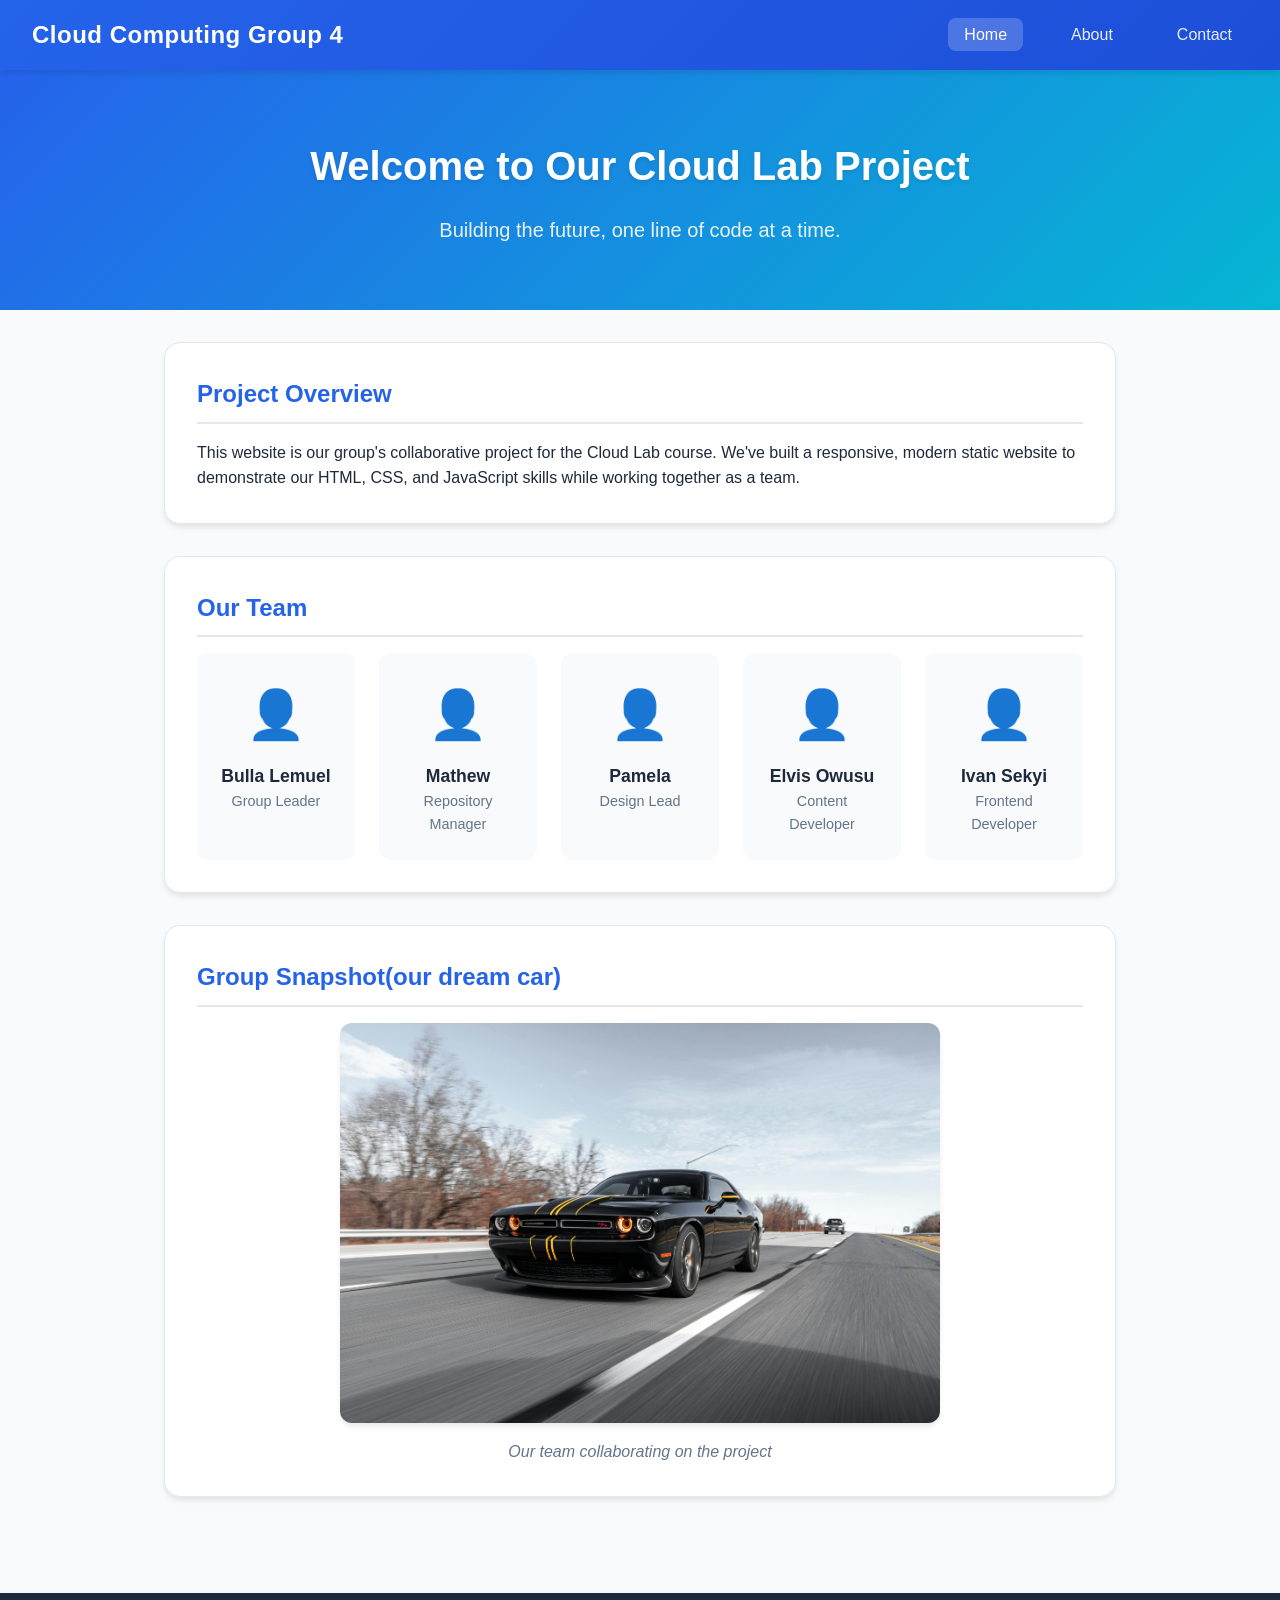
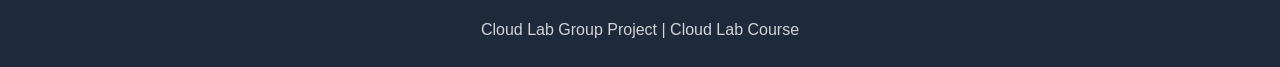
<file: index.html>
<!DOCTYPE html>
<html lang="en">
<head>
    <meta charset="UTF-8">
    <meta name="viewport" content="width=device-width, initial-scale=1.0">
    <title>Cloud Lab Group - Home</title>
    <link rel="stylesheet" href="style.css">
</head>
<body>
    <nav class="navbar">
        <div class="logo">Cloud Computing Group 4</div>
        <ul class="nav-links">
            <li><a href="index.html" class="active">Home</a></li>
            <li><a href="about.html">About</a></li>
            <li><a href="contact.html">Contact</a></li>
        </ul>
    </nav>

    <header class="hero">
        <h1>Welcome to Our Cloud Lab Project</h1>
        <p class="subtitle">Building the future, one line of code at a time.</p>
    </header>

    <main class="container">
        <section class="info-card">
            <h2> Project Overview</h2>
            <p>
                This website is our group's collaborative project for the Cloud Lab course. 
                We've built a responsive, modern static website to demonstrate our HTML, CSS, 
                and JavaScript skills while working together as a team.
            </p>
        </section>

        <section class="info-card">
            <h2> Our Team</h2>
            <div class="team-grid">
                <div class="member">
                    <div class="avatar">👤</div>
                    <h3>Bulla Lemuel</h3>
                    <p>Group Leader</p>
                </div>
                <div class="member">
                    <div class="avatar">👤</div>
                    <h3>Mathew</h3>
                    <p>Repository Manager</p>
                </div>
                <div class="member">
                    <div class="avatar">👤</div>
                    <h3>Pamela</h3>
                    <p>Design Lead</p>
                </div>
                <div class="member">
                    <div class="avatar">👤</div>
                    <h3>Elvis Owusu</h3>
                    <p>Content Developer</p>
                </div>
                <div class="member">
                    <div class="avatar">👤</div>
                    <h3>Ivan Sekyi</h3>
                    <p>Frontend Developer</p>
                </div>
            </div>
        </section>

        <section class="info-card">
            <h2> Group Snapshot(our dream car)</h2>
            <img src="car3.jpg" alt="Our Team" class="project-image" onerror="this.src='https://via.placeholder.com/600x400?text=Replace+with+your+team+photo'">
            <p class="caption">Our team collaborating on the project</p>
        </section>
    </main>

    <footer>
        <p> Cloud Lab Group Project | Cloud Lab Course</p>
    </footer>

    <script src="script.js"></script>
</body>
</html>
</file>
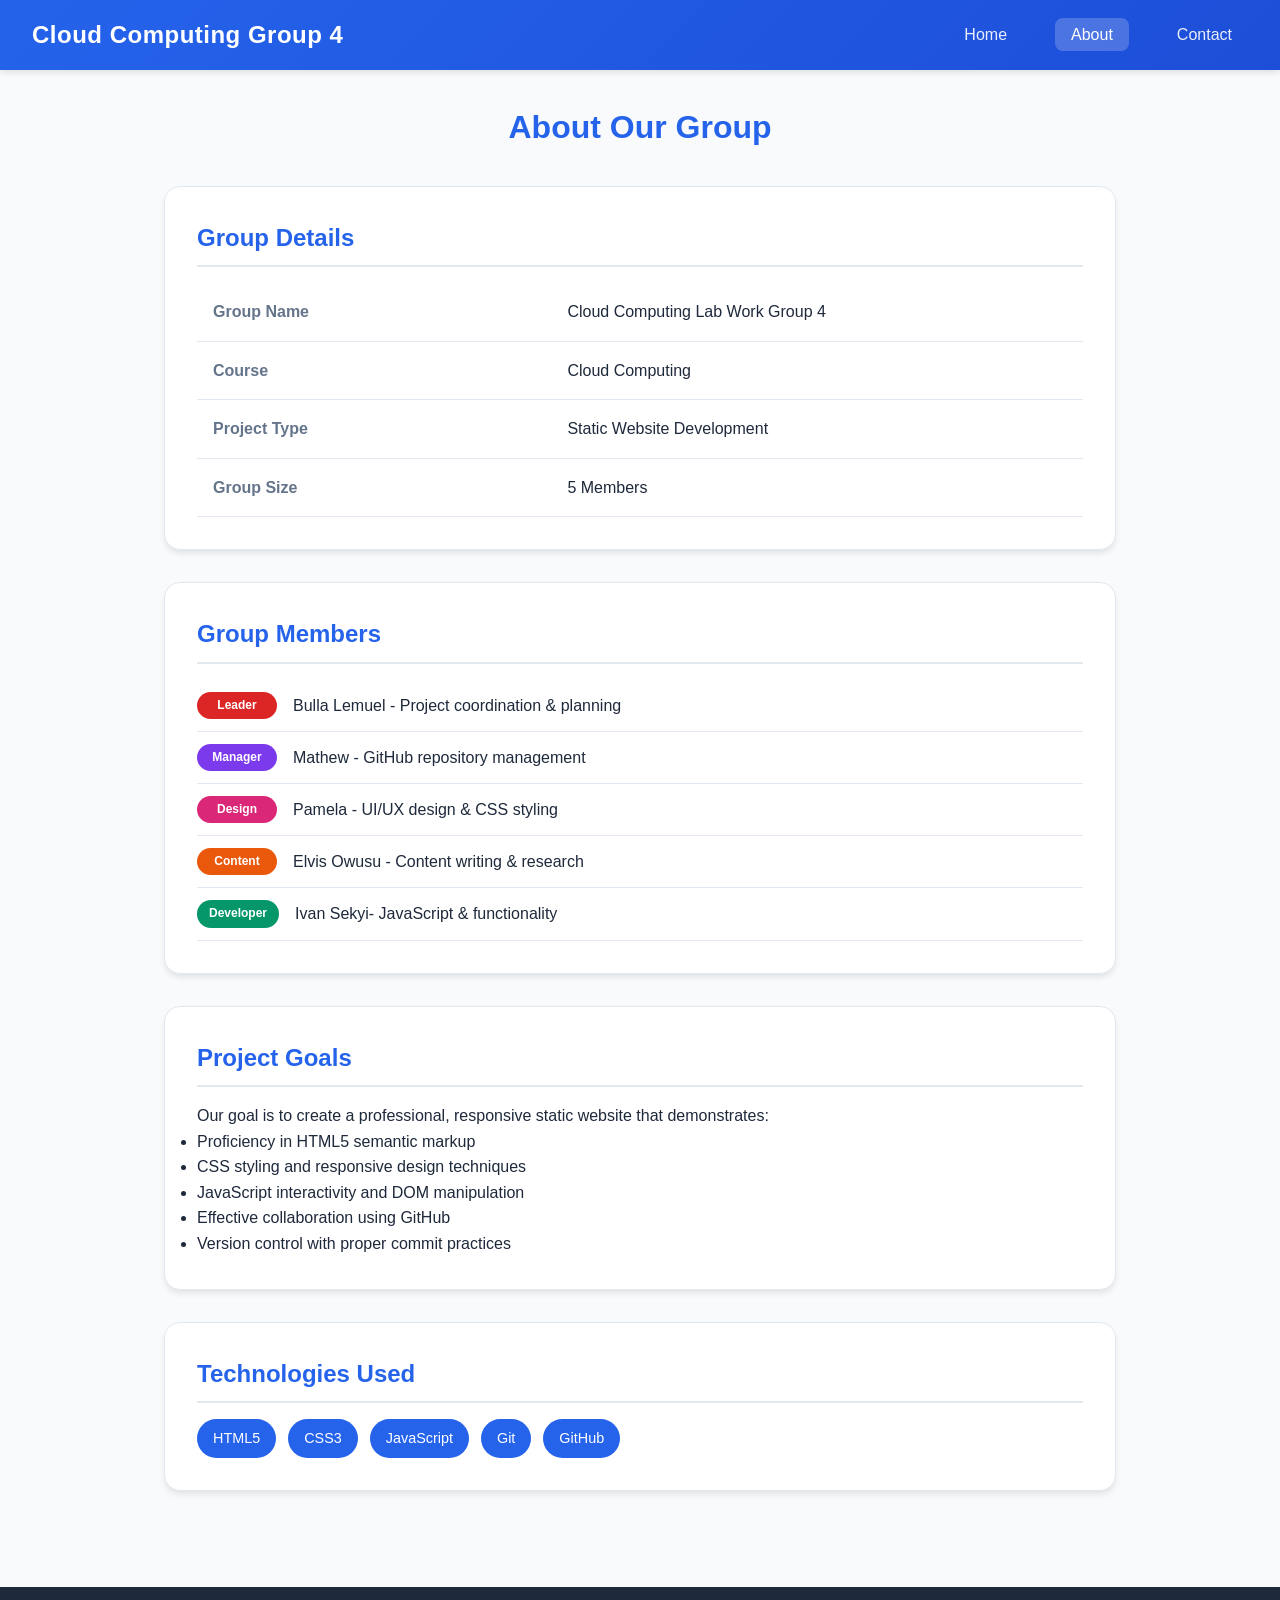
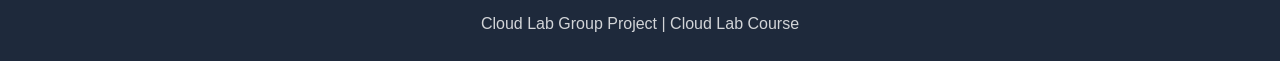
<file: about.html>
<!DOCTYPE html>
<html lang="en">
<head>
    <meta charset="UTF-8">
    <meta name="viewport" content="width=device-width, initial-scale=1.0">
    <title>About Us - Cloud Lab Group</title>
    <link rel="stylesheet" href="style.css">
</head>
<body>
    <nav class="navbar">
        <div class="logo">Cloud Computing Group 4</div>
        <ul class="nav-links">
            <li><a href="index.html">Home</a></li>
            <li><a href="about.html" class="active">About</a></li>
            <li><a href="contact.html">Contact</a></li>
        </ul>
    </nav>

    <main class="container">
        <h1 class="page-title">About Our Group</h1>

        <section class="info-card">
            <h2> Group Details</h2>
            <table class="details-table">
                <tr>
                    <td><strong>Group Name</strong></td>
                    <td>Cloud Computing Lab Work Group 4</td>
                </tr>
                <tr>
                    <td><strong>Course</strong></td>
                    <td>Cloud Computing</td>
                </tr>
                <tr>
                    <td><strong>Project Type</strong></td>
                    <td>Static Website Development</td>
                </tr>
                <tr>
                    <td><strong>Group Size</strong></td>
                    <td>5 Members</td>
                </tr>
            </table>
        </section>

        <section class="info-card">
            <h2> Group Members</h2>
            <ul class="member-list">
                <li><span class="role-badge leader">Leader</span> Bulla Lemuel - Project coordination & planning</li>
                <li><span class="role-badge manager">Manager</span> Mathew - GitHub repository management</li>
                <li><span class="role-badge design">Design</span> Pamela - UI/UX design & CSS styling</li>
                <li><span class="role-badge content">Content</span> Elvis Owusu - Content writing & research</li>
                <li><span class="role-badge dev">Developer</span> Ivan Sekyi- JavaScript & functionality</li>
            </ul>
        </section>

        <section class="info-card">
            <h2> Project Goals</h2>
            <p>
                Our goal is to create a professional, responsive static website that demonstrates:
            </p>
            <ul>
                <li>Proficiency in HTML5 semantic markup</li>
                <li>CSS styling and responsive design techniques</li>
                <li>JavaScript interactivity and DOM manipulation</li>
                <li>Effective collaboration using GitHub</li>
                <li>Version control with proper commit practices</li>
            </ul>
        </section>

        <section class="info-card">
            <h2> Technologies Used</h2>
            <div class="tech-stack">
                <span class="tech-tag">HTML5</span>
                <span class="tech-tag">CSS3</span>
                <span class="tech-tag">JavaScript</span>
                <span class="tech-tag">Git</span>
                <span class="tech-tag">GitHub</span>
            </div>
        </section>
    </main>

    <footer>
        <p> Cloud Lab Group Project | Cloud Lab Course</p>
    </footer>

    <script src="script.js"></script>
</body>
</html>
</file>
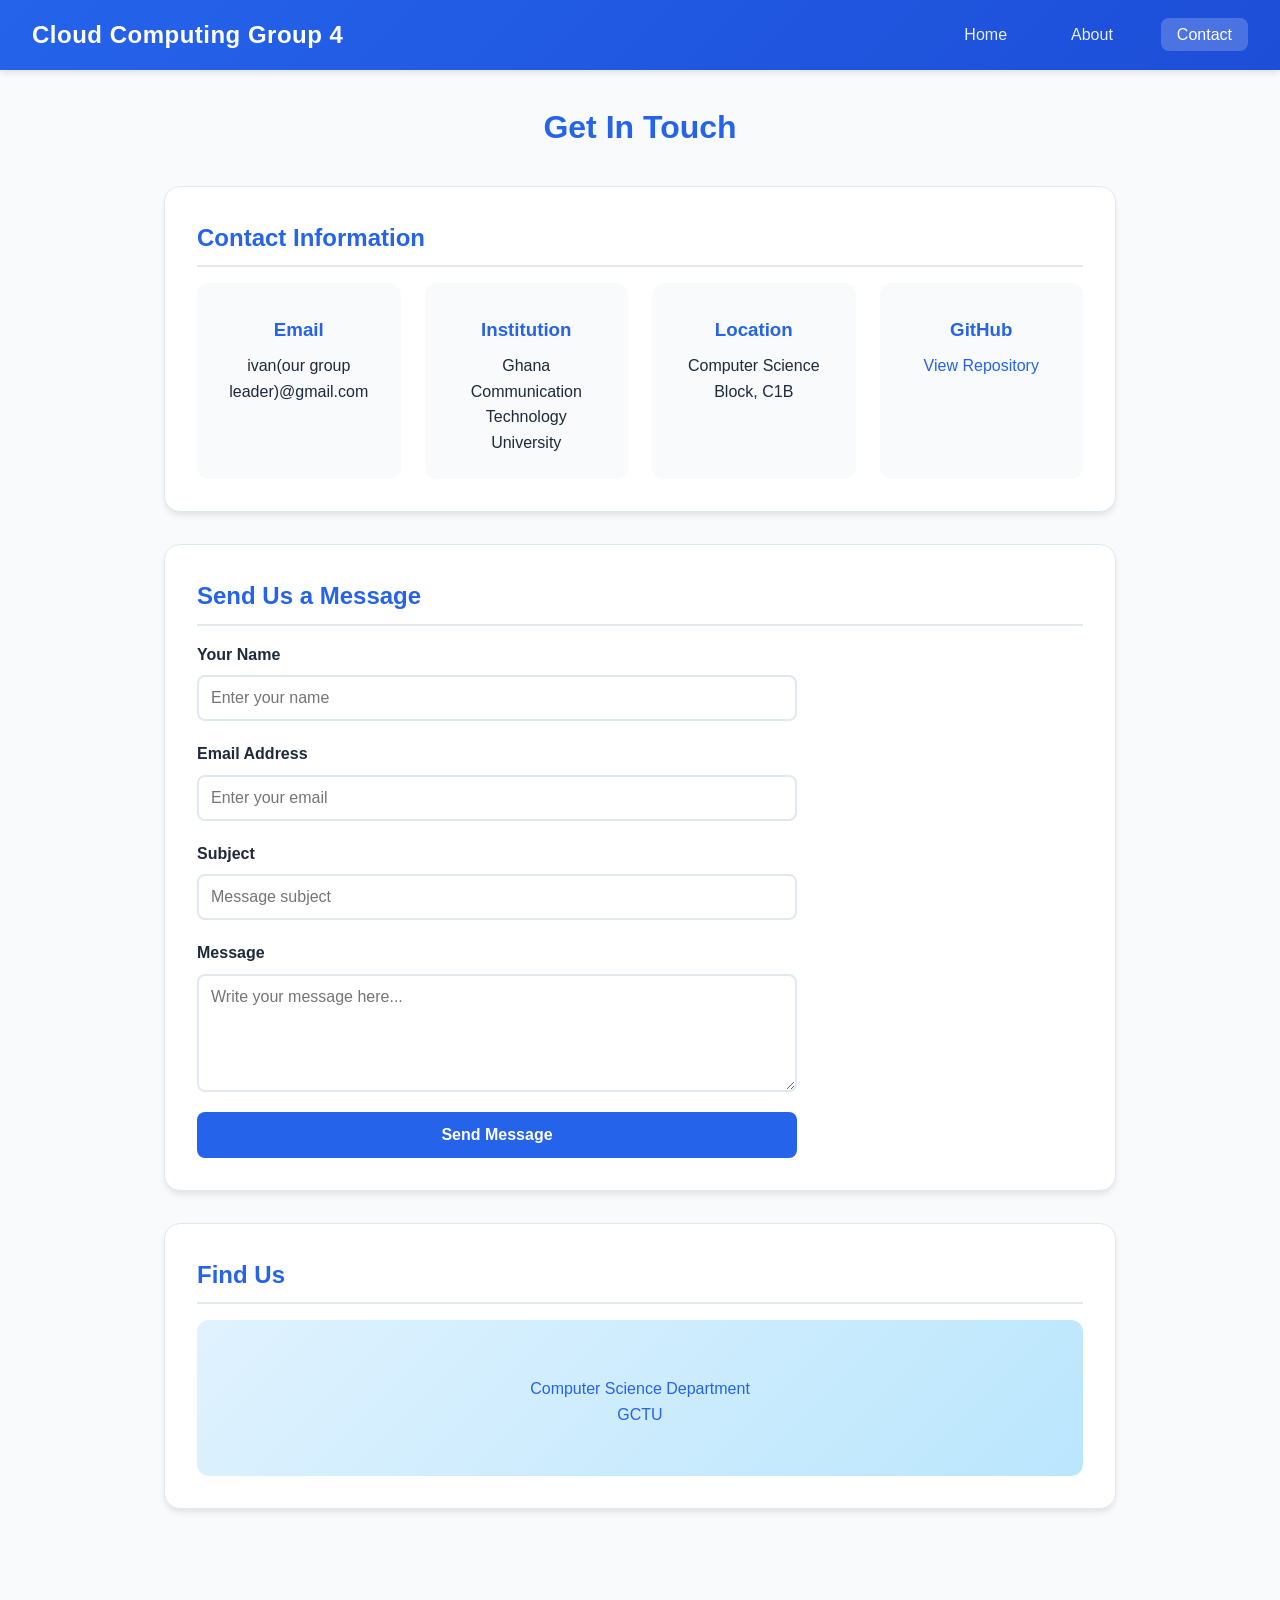
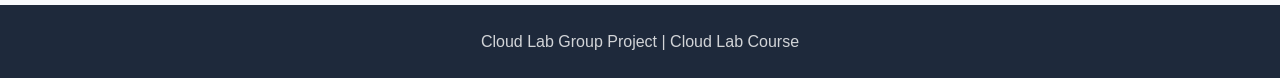
<file: contact.html>
<!DOCTYPE html>
<html lang="en">
<head>
    <meta charset="UTF-8">
    <meta name="viewport" content="width=device-width, initial-scale=1.0">
    <title>Contact Us - Cloud Lab Group</title>
    <link rel="stylesheet" href="style.css">
</head>
<body>
    <nav class="navbar">
        <div class="logo">Cloud Computing Group 4</div>
        <ul class="nav-links">
            <li><a href="index.html">Home</a></li>
            <li><a href="about.html">About</a></li>
            <li><a href="contact.html" class="active">Contact</a></li>
        </ul>
    </nav>

    <main class="container">
        <h1 class="page-title">Get In Touch</h1>

        <section class="info-card">
            <h2> Contact Information</h2>
            <div class="contact-grid">
                <div class="contact-item">
                    <div class="icon"></div>
                    <h3>Email</h3>
                    <p>ivan(our group leader)@gmail.com</p>
                </div>
                <div class="contact-item">
                    <div class="icon"></div>
                    <h3>Institution</h3>
                    <p>Ghana Communication Technology University</p>
                </div>
                <div class="contact-item">
                    <div class="icon"></div>
                    <h3>Location</h3>
                    <p>Computer Science Block, C1B</p>
                </div>
                <div class="contact-item">
                    <div class="icon"></div>
                    <h3>GitHub</h3>
                    <p><a href="https://github.com/mathewetseyamedzrovi-a11y/On-trial-repo" target="_blank">View Repository</a></p>
                </div>
            </div>
        </section>

        <section class="info-card">
            <h2> Send Us a Message</h2>
            <form id="contactForm" class="contact-form">
                <div class="form-group">
                    <label for="name">Your Name</label>
                    <input type="text" id="name" name="name" required placeholder="Enter your name">
                </div>
                <div class="form-group">
                    <label for="email">Email Address</label>
                    <input type="email" id="email" name="email" required placeholder="Enter your email">
                </div>
                <div class="form-group">
                    <label for="subject">Subject</label>
                    <input type="text" id="subject" name="subject" required placeholder="Message subject">
                </div>
                <div class="form-group">
                    <label for="message">Message</label>
                    <textarea id="message" name="message" rows="5" required placeholder="Write your message here..."></textarea>
                </div>
                <button type="submit" class="btn-submit">Send Message</button>
            </form>
            <div id="formStatus" class="form-status"></div>
        </section>

        <section class="info-card">
            <h2> Find Us</h2>
            <div class="map-placeholder">
                <p> </p>
                <p>Computer Science Department<br>GCTU</p>
            </div>
        </section>
    </main>

    <footer>
        <p> Cloud Lab Group Project | Cloud Lab Course</p>
    </footer>

    <script src="script.js"></script>
</body>
</html>
</file>
<file: style.css>
/* ===== CSS RESET & VARIABLES ===== */
:root {
    --primary: #2563eb;
    --primary-dark: #1d4ed8;
    --secondary: #64748b;
    --accent: #06b6d4;
    --bg: #f8fafc;
    --card-bg: #ffffff;
    --text: #1e293b;
    --text-light: #64748b;
    --border: #e2e8f0;
    --shadow: 0 4px 6px -1px rgba(0, 0, 0, 0.1);
    --shadow-lg: 0 10px 15px -3px rgba(0, 0, 0, 0.1);
}

* {
    margin: 0;
    padding: 0;
    box-sizing: border-box;
}

body {
    font-family: 'Segoe UI', Tahoma, Geneva, Verdana, sans-serif;
    background-color: var(--bg);
    color: var(--text);
    line-height: 1.6;
}

/* ===== NAVIGATION ===== */
.navbar {
    background: linear-gradient(135deg, var(--primary), var(--primary-dark));
    padding: 1rem 2rem;
    display: flex;
    justify-content: space-between;
    align-items: center;
    box-shadow: var(--shadow);
    position: sticky;
    top: 0;
    z-index: 100;
}

.logo {
    color: white;
    font-size: 1.5rem;
    font-weight: bold;
    letter-spacing: 0.5px;
}

.nav-links {
    display: flex;
    list-style: none;
    gap: 2rem;
}

.nav-links a {
    color: rgba(255, 255, 255, 0.9);
    text-decoration: none;
    font-weight: 500;
    padding: 0.5rem 1rem;
    border-radius: 0.5rem;
    transition: all 0.3s ease;
}

.nav-links a:hover,
.nav-links a.active {
    background: rgba(255, 255, 255, 0.2);
    color: white;
}

/* ===== HERO SECTION ===== */
.hero {
    background: linear-gradient(135deg, var(--primary), var(--accent));
    color: white;
    text-align: center;
    padding: 4rem 2rem;
    margin-bottom: 2rem;
}

.hero h1 {
    font-size: 2.5rem;
    margin-bottom: 1rem;
    text-shadow: 0 2px 4px rgba(0,0,0,0.1);
}

.subtitle {
    font-size: 1.25rem;
    opacity: 0.9;
}

/* ===== MAIN CONTENT ===== */
.container {
    max-width: 1000px;
    margin: 0 auto;
    padding: 0 1.5rem 2rem;
}

.page-title {
    text-align: center;
    margin: 2rem 0;
    color: var(--primary);
    font-size: 2rem;
}

.info-card {
    background: var(--card-bg);
    border-radius: 1rem;
    padding: 2rem;
    margin-bottom: 2rem;
    box-shadow: var(--shadow);
    border: 1px solid var(--border);
}

.info-card h2 {
    color: var(--primary);
    margin-bottom: 1rem;
    padding-bottom: 0.5rem;
    border-bottom: 2px solid var(--border);
}

/* ===== TEAM GRID ===== */
.team-grid {
    display: grid;
    grid-template-columns: repeat(auto-fit, minmax(150px, 1fr));
    gap: 1.5rem;
    margin-top: 1rem;
}

.member {
    text-align: center;
    padding: 1.5rem;
    background: var(--bg);
    border-radius: 0.75rem;
    transition: transform 0.3s ease;
}

.member:hover {
    transform: translateY(-5px);
    box-shadow: var(--shadow);
}

.avatar {
    font-size: 3rem;
    margin-bottom: 0.5rem;
}

.member h3 {
    color: var(--text);
    font-size: 1.1rem;
}

.member p {
    color: var(--text-light);
    font-size: 0.9rem;
}

/* ===== IMAGES ===== */
.project-image {
    width: 100%;
    max-width: 600px;
    border-radius: 0.75rem;
    display: block;
    margin: 1rem auto;
    box-shadow: var(--shadow);
}

.caption {
    text-align: center;
    color: var(--text-light);
    font-style: italic;
}

/* ===== TABLES ===== */
.details-table {
    width: 100%;
    border-collapse: collapse;
}

.details-table td {
    padding: 1rem;
    border-bottom: 1px solid var(--border);
}

.details-table td:first-child {
    width: 40%;
    color: var(--text-light);
}

/* ===== MEMBER LIST ===== */
.member-list {
    list-style: none;
}

.member-list li {
    padding: 0.75rem 0;
    border-bottom: 1px solid var(--border);
    display: flex;
    align-items: center;
    gap: 1rem;
}

.role-badge {
    padding: 0.25rem 0.75rem;
    border-radius: 1rem;
    font-size: 0.75rem;
    font-weight: bold;
    color: white;
    min-width: 80px;
    text-align: center;
}

.leader { background: #dc2626; }
.manager { background: #7c3aed; }
.design { background: #db2777; }
.content { background: #ea580c; }
.dev { background: #059669; }

/* ===== TECH STACK ===== */
.tech-stack {
    display: flex;
    flex-wrap: wrap;
    gap: 0.75rem;
    margin-top: 1rem;
}

.tech-tag {
    background: var(--primary);
    color: white;
    padding: 0.5rem 1rem;
    border-radius: 2rem;
    font-size: 0.9rem;
    font-weight: 500;
}

/* ===== CONTACT GRID ===== */
.contact-grid {
    display: grid;
    grid-template-columns: repeat(auto-fit, minmax(200px, 1fr));
    gap: 1.5rem;
}

.contact-item {
    text-align: center;
    padding: 1.5rem;
    background: var(--bg);
    border-radius: 0.75rem;
}

.contact-item .icon {
    font-size: 2.5rem;
    margin-bottom: 0.5rem;
}

.contact-item h3 {
    color: var(--primary);
    margin-bottom: 0.5rem;
}

.contact-item a {
    color: var(--primary);
    text-decoration: none;
}

.contact-item a:hover {
    text-decoration: underline;
}

/* ===== CONTACT FORM ===== */
.contact-form {
    display: flex;
    flex-direction: column;
    gap: 1.25rem;
    max-width: 600px;
}

.form-group {
    display: flex;
    flex-direction: column;
    gap: 0.5rem;
}

.form-group label {
    font-weight: 600;
    color: var(--text);
}

.form-group input,
.form-group textarea {
    padding: 0.75rem;
    border: 2px solid var(--border);
    border-radius: 0.5rem;
    font-family: inherit;
    font-size: 1rem;
    transition: border-color 0.3s ease;
}

.form-group input:focus,
.form-group textarea:focus {
    outline: none;
    border-color: var(--primary);
}

.btn-submit {
    background: var(--primary);
    color: white;
    padding: 0.875rem 2rem;
    border: none;
    border-radius: 0.5rem;
    font-size: 1rem;
    font-weight: 600;
    cursor: pointer;
    transition: all 0.3s ease;
}

.btn-submit:hover {
    background: var(--primary-dark);
    transform: translateY(-2px);
    box-shadow: var(--shadow-lg);
}

.form-status {
    margin-top: 1rem;
    padding: 1rem;
    border-radius: 0.5rem;
    text-align: center;
    display: none;
}

.form-status.success {
    display: block;
    background: #dcfce7;
    color: #166534;
    border: 1px solid #86efac;
}

.form-status.error {
    display: block;
    background: #fee2e2;
    color: #991b1b;
    border: 1px solid #fca5a5;
}

/* ===== MAP PLACEHOLDER ===== */
.map-placeholder {
    background: linear-gradient(135deg, #e0f2fe, #bae6fd);
    border-radius: 0.75rem;
    padding: 3rem;
    text-align: center;
    color: var(--primary);
}

.map-placeholder p:first-child {
    font-size: 3rem;
    margin-bottom: 0.5rem;
}

/* ===== FOOTER ===== */
footer {
    background: var(--text);
    color: rgba(255, 255, 255, 0.8);
    text-align: center;
    padding: 1.5rem;
    margin-top: 2rem;
}

/* ===== RESPONSIVE DESIGN ===== */
@media (max-width: 768px) {
    .navbar {
        flex-direction: column;
        gap: 1rem;
        padding: 1rem;
    }

    .nav-links {
        gap: 1rem;
    }

    .hero h1 {
        font-size: 1.75rem;
    }

    .team-grid {
        grid-template-columns: repeat(2, 1fr);
    }

    .contact-grid {
        grid-template-columns: 1fr;
    }
}

@media (max-width: 480px) {
    .team-grid {
        grid-template-columns: 1fr;
    }
}

/* ===== ANIMATIONS ===== */
@keyframes fadeIn {
    from { opacity: 0; transform: translateY(20px); }
    to { opacity: 1; transform: translateY(0); }
}

.info-card {
    animation: fadeIn 0.6s ease-out forwards;
}

.info-card:nth-child(2) { animation-delay: 0.1s; }
.info-card:nth-child(3) { animation-delay: 0.2s; }
.info-card:nth-child(4) { animation-delay: 0.3s; }
</file>
